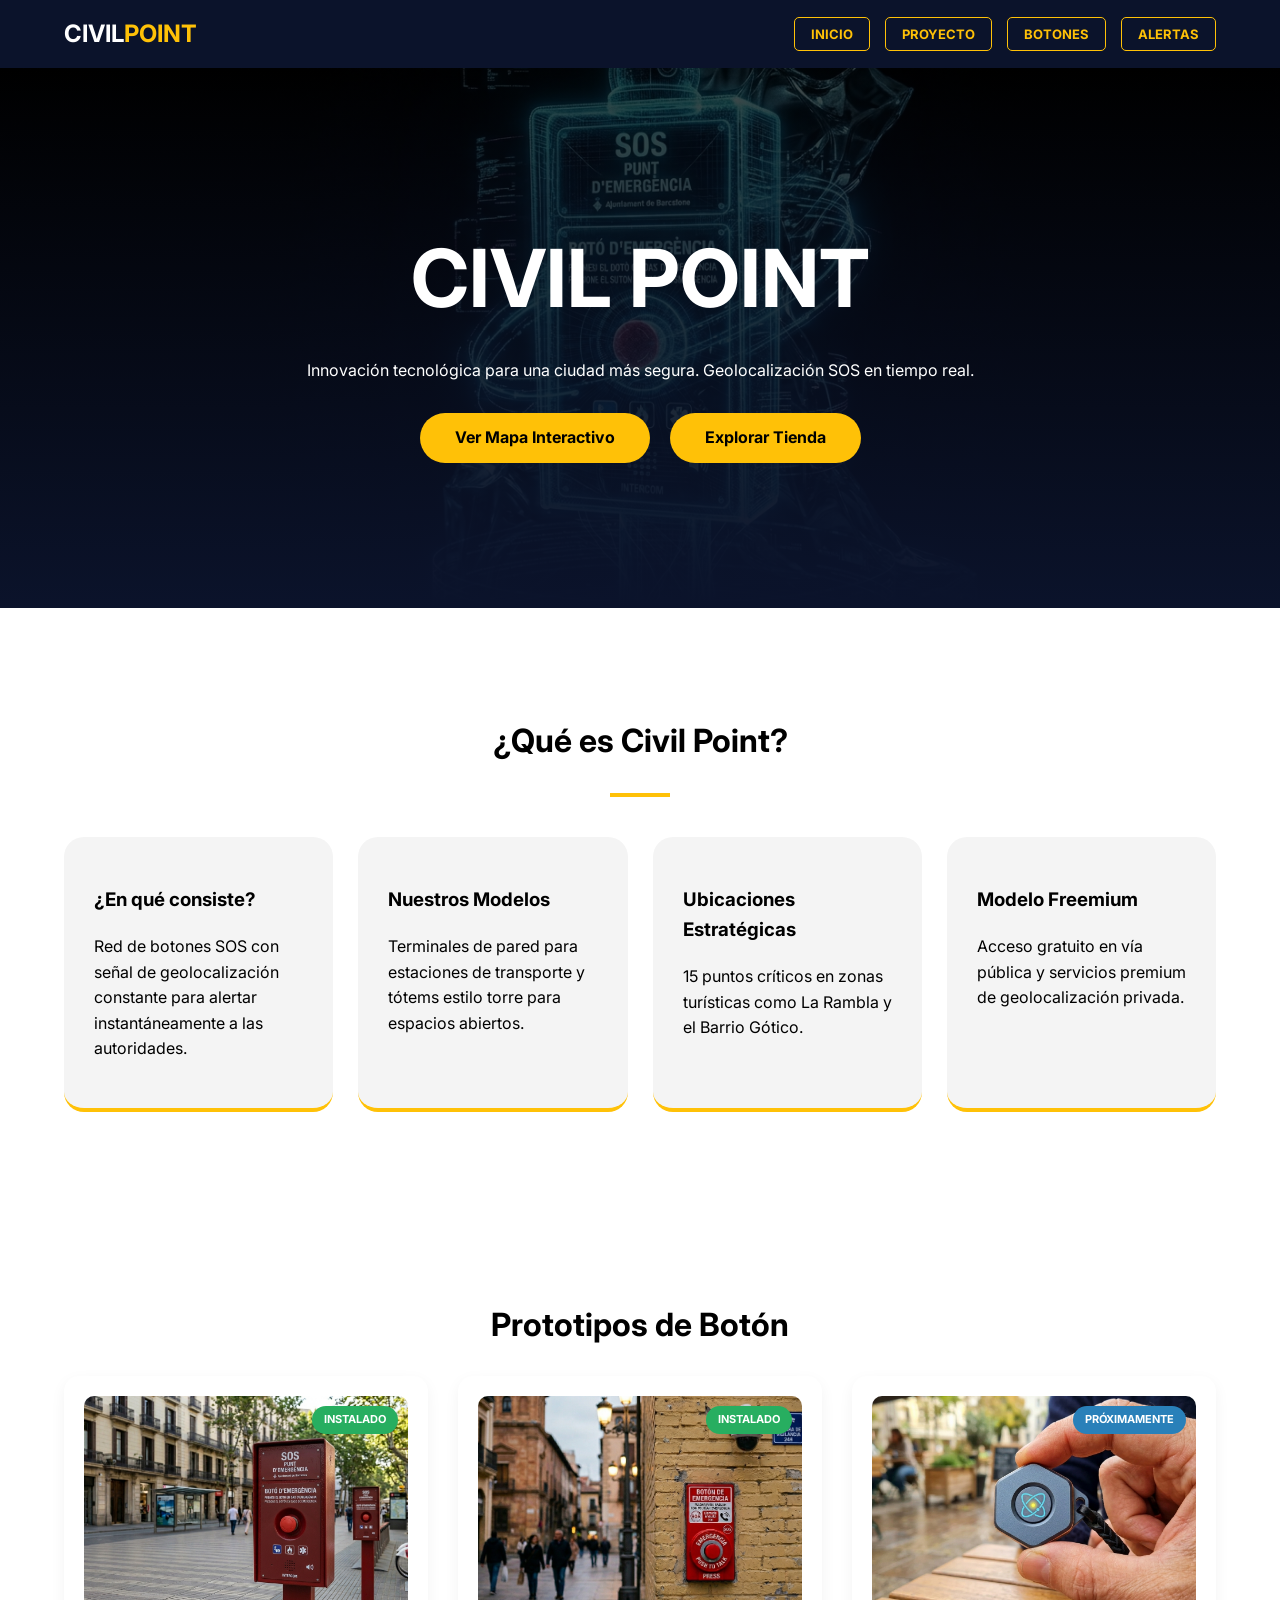
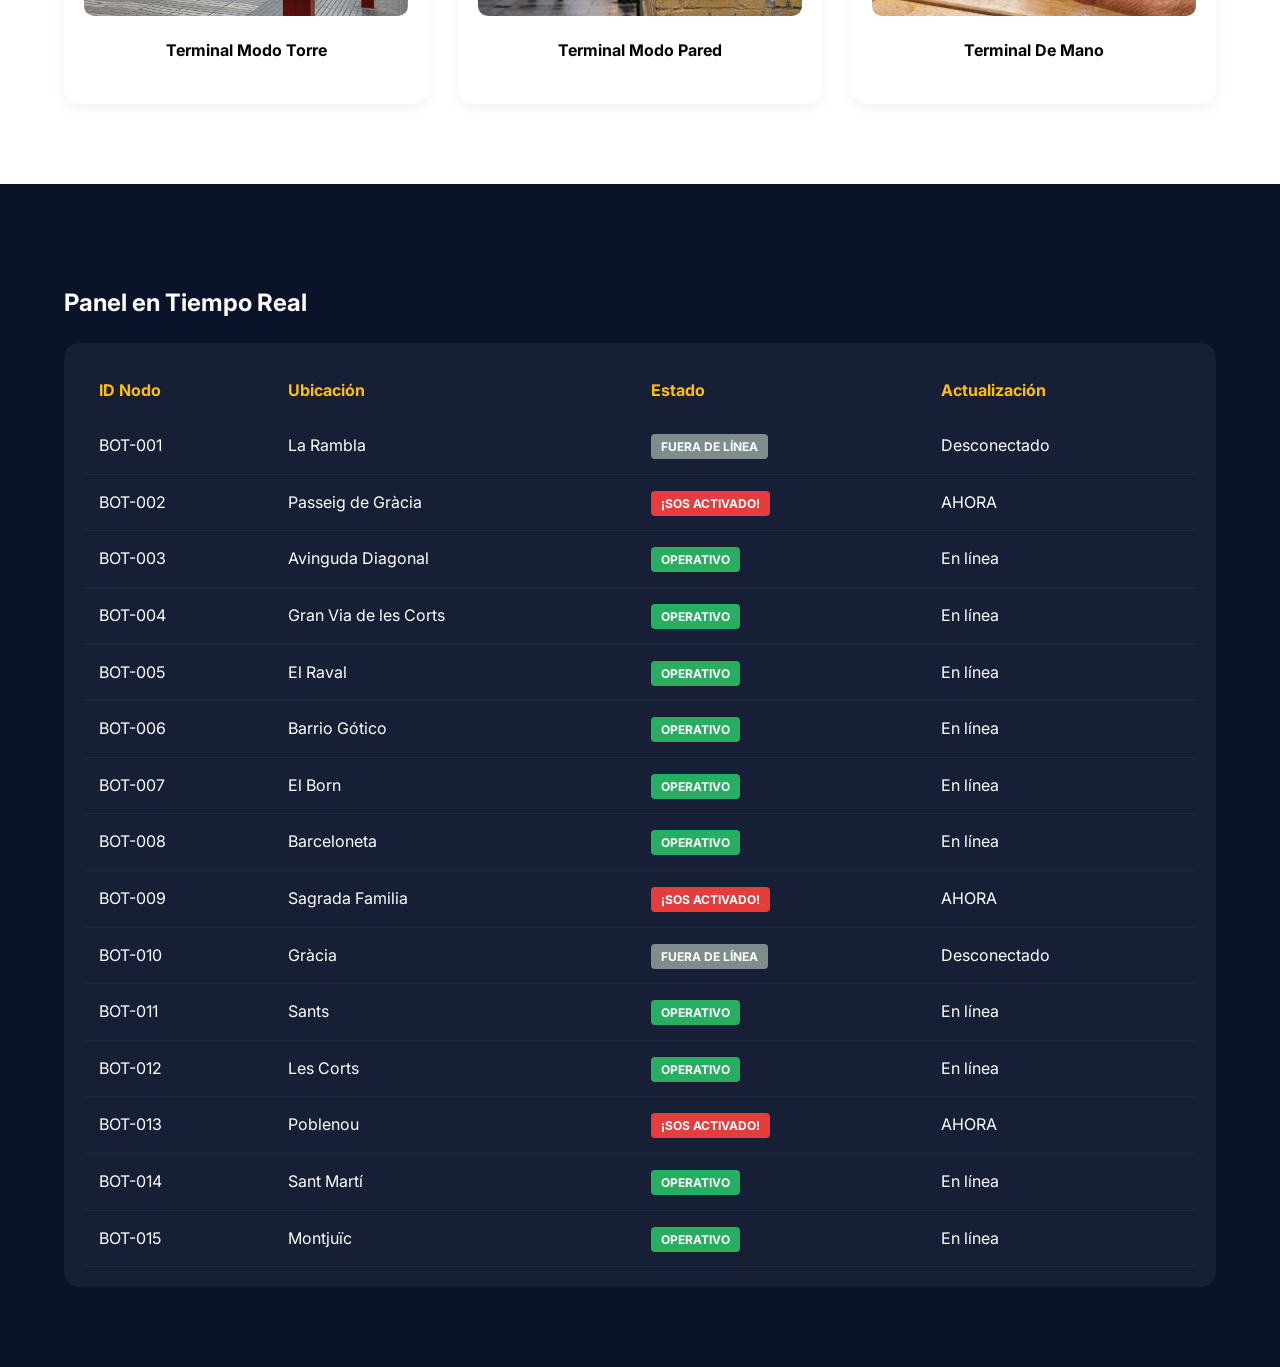
<file: index.html>
<!doctype html>
<html lang="es">
  <head>
    <meta charset="UTF-8" />
    <meta name="viewport" content="width=device-width, initial-scale=1.0" />
    <title>Civil Point | Seguridad Urbana</title>
    <link
      href="https://fonts.googleapis.com/css2?family=Inter:wght@300;400;700&display=swap"
      rel="stylesheet"
    />
    <link rel="stylesheet" href="style.css" />
  </head>
  <body>
    <nav class="menu-superior">
      <div class="nombre-web">CIVIL<span>POINT</span></div>
      <ul class="enlaces-navegacion">
        <li><a href="#inicio">Inicio</a></li>
        <li><a href="#proyecto">Proyecto</a></li>
        <li><a href="#tecnico">Botones</a></li>
        <li><a href="#monitoreo" class="nav-destacado">Alertas</a></li>
      </ul>
    </nav>

    <header id="inicio" class="portada">
      <div class="contenido-portada">
        <h1>CIVIL POINT</h1>
        <p>
          Innovación tecnológica para una ciudad más segura. Geolocalización SOS
          en tiempo real.
        </p>
        <div class="botones-principales">
          <a href="mapa/index.html" class="boton-accion"
            >Ver Mapa Interactivo</a
          >
          <a href="tienda/tienda.html" class="boton-accion">Explorar Tienda</a>
        </div>
      </div>
    </header>

    <section id="proyecto" class="seccion-relleno">
      <div class="contenedor">
        <h2 class="titulo-seccion">¿Qué es Civil Point?</h2>
        <div class="separador"></div>
        <div class="cuadricula-tarjetas">
          <div class="tarjeta-informacion">
            <h3>¿En qué consiste?</h3>
            <p>
              Red de botones SOS con señal de geolocalización constante para
              alertar instantáneamente a las autoridades.
            </p>
          </div>
          <div class="tarjeta-informacion">
            <h3>Nuestros Modelos</h3>
            <p>
              Terminales de pared para estaciones de transporte y tótems estilo
              torre para espacios abiertos.
            </p>
          </div>
          <div class="tarjeta-informacion">
            <h3>Ubicaciones Estratégicas</h3>
            <p>
              15 puntos críticos en zonas turísticas como La Rambla y el Barrio
              Gótico.
            </p>
          </div>
          <div class="tarjeta-informacion">
            <h3>Modelo Freemium</h3>
            <p>
              Acceso gratuito en vía pública y servicios premium de
              geolocalización privada.
            </p>
          </div>
        </div>
      </div>
    </section>

    <section id="tecnico" class="seccion-relleno fondo-gris">
      <div class="contenedor">
        <h2 class="titulo-seccion">Prototipos de Botón</h2>
        <div class="cuadricula-estadisticas">
          <div class="tarjeta-estadistica">
            <span class="etiqueta etiqueta-verde">INSTALADO</span>
            <div class="contenedor-imagen">
              <img src="images/boton-pie.png" alt="boton torre" />
            </div>
            <h4>Terminal Modo Torre</h4>
          </div>
          <div class="tarjeta-estadistica">
            <span class="etiqueta etiqueta-verde">INSTALADO</span>
            <div class="contenedor-imagen">
              <img src="images/boton-pared.png" alt="boton pared" />
            </div>
            <h4>Terminal Modo Pared</h4>
          </div>
          <div class="tarjeta-estadistica">
            <span class="etiqueta etiqueta-azul">PRÓXIMAMENTE</span>
            <div class="contenedor-imagen">
              <img src="images/boton-mano.png" alt="boton mano" />
            </div>
            <h4>Terminal De Mano</h4>
          </div>
        </div>
      </div>
    </section>

    <section id="monitoreo" class="seccion-relleno fondo-oscuro">
      <div class="contenedor">
        <h2>Panel en Tiempo Real</h2>
        <div class="caja-tabla">
          <table class="tabla-datos">
            <thead>
              <tr>
                <th>ID Nodo</th>
                <th>Ubicación</th>
                <th>Estado</th>
                <th>Actualización</th>
              </tr>
            </thead>
            <tbody id="tabla-cuerpo"></tbody>
          </table>
        </div>
      </div>
    </section>

    <script src="script.js"></script>
  </body>
</html>
</file>
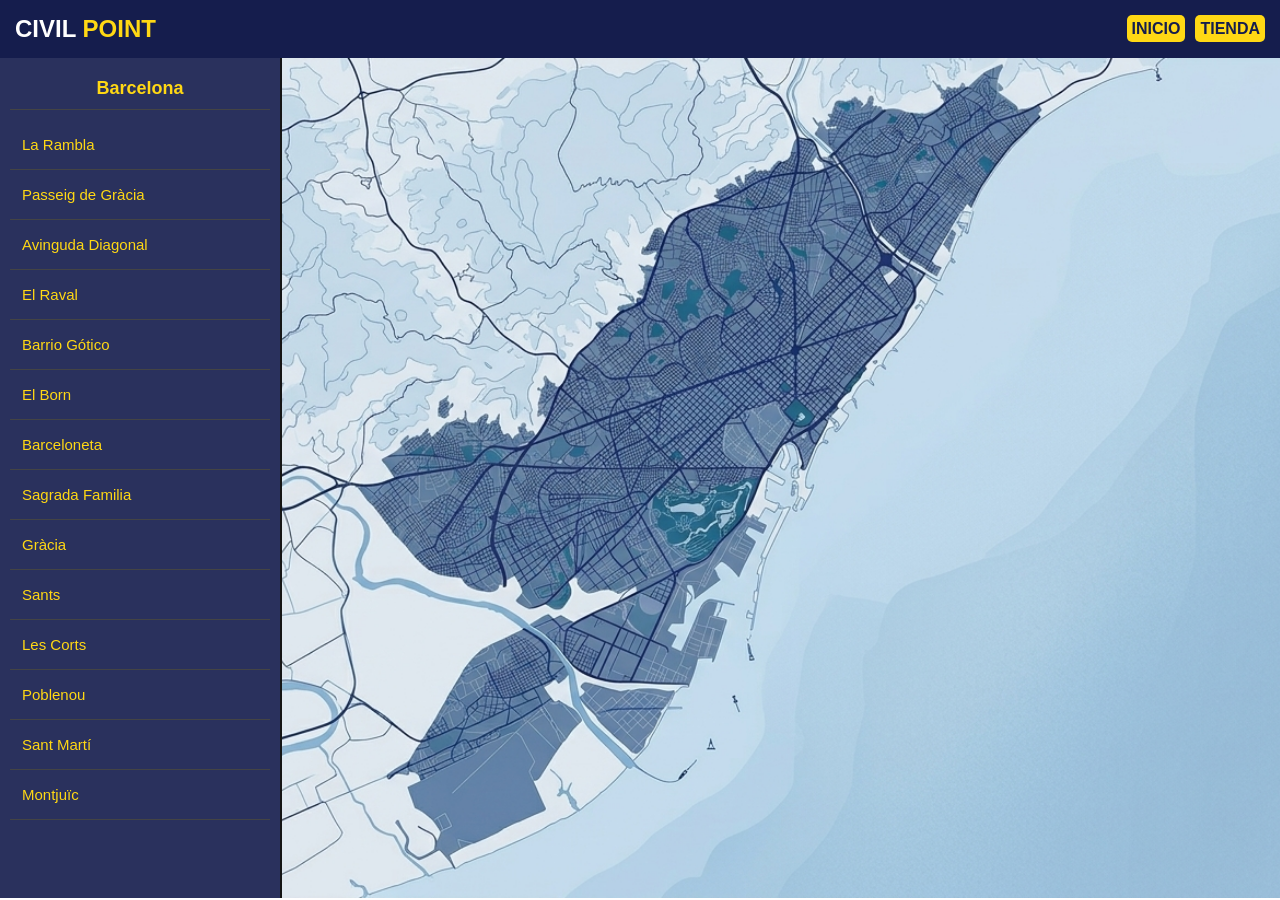
<file: mapa/index.html>
<!DOCTYPE html>
<html lang="es">
<head>
  <meta charset="UTF-8">
  <title>Civil Point</title>
  <link rel="stylesheet" href="styles.css">
</head>

<body>

  <!-- NAVBAR -->
  <nav class="menu-superior">
    <div class="nombre-web">CIVIL <span>POINT</span></div>

    <ul class="enlaces-nav">
      <li><a href="../index.html">INICIO</a></li>
      <li><a href="../tienda/tienda.html">TIENDA</a></li>
    </ul>
  </nav>

  <!-- CONTENIDO PRINCIPAL -->
  <div class="contenedor">

    <!-- MENÚ LATERAL -->
    <div class="menu">
      <h2>Barcelona</h2>

      <div class="calle" data-zona="rambla">La Rambla</div>
      <div class="calle" data-zona="passeigdegracia">Passeig de Gràcia</div>
      <div class="calle" data-zona="diagonal">Avinguda Diagonal</div>
      <div class="calle" data-zona="raval">El Raval</div>
      <div class="calle" data-zona="gotico">Barrio Gótico</div>
      <div class="calle" data-zona="born">El Born</div>
      <div class="calle" data-zona="barceloneta">Barceloneta</div>
      <div class="calle" data-zona="sagrada">Sagrada Familia</div>
      <div class="calle" data-zona="gracia">Gràcia</div>
      <div class="calle" data-zona="sants">Sants</div>
      <div class="calle" data-zona="lescorts">Les Corts</div>
      <div class="calle" data-zona="poblenou">Poblenou</div>
      <div class="calle" data-zona="santmarti">Sant Martí</div>
      <div class="calle" data-zona="montjuic">Montjuïc</div>
    </div>

    <!-- MAPA -->
    <div class="mapa"></div>

  </div>

  <!-- MODAL -->
  <div class="fondo-modal oculto" id="fondo"></div>

  <div class="info oculto" id="panelInfo">
    <button id="cerrar">✖</button>
    <div id="contenido"></div>
  </div>

  <script src="script.js"></script>

</body>
</html>
</file>
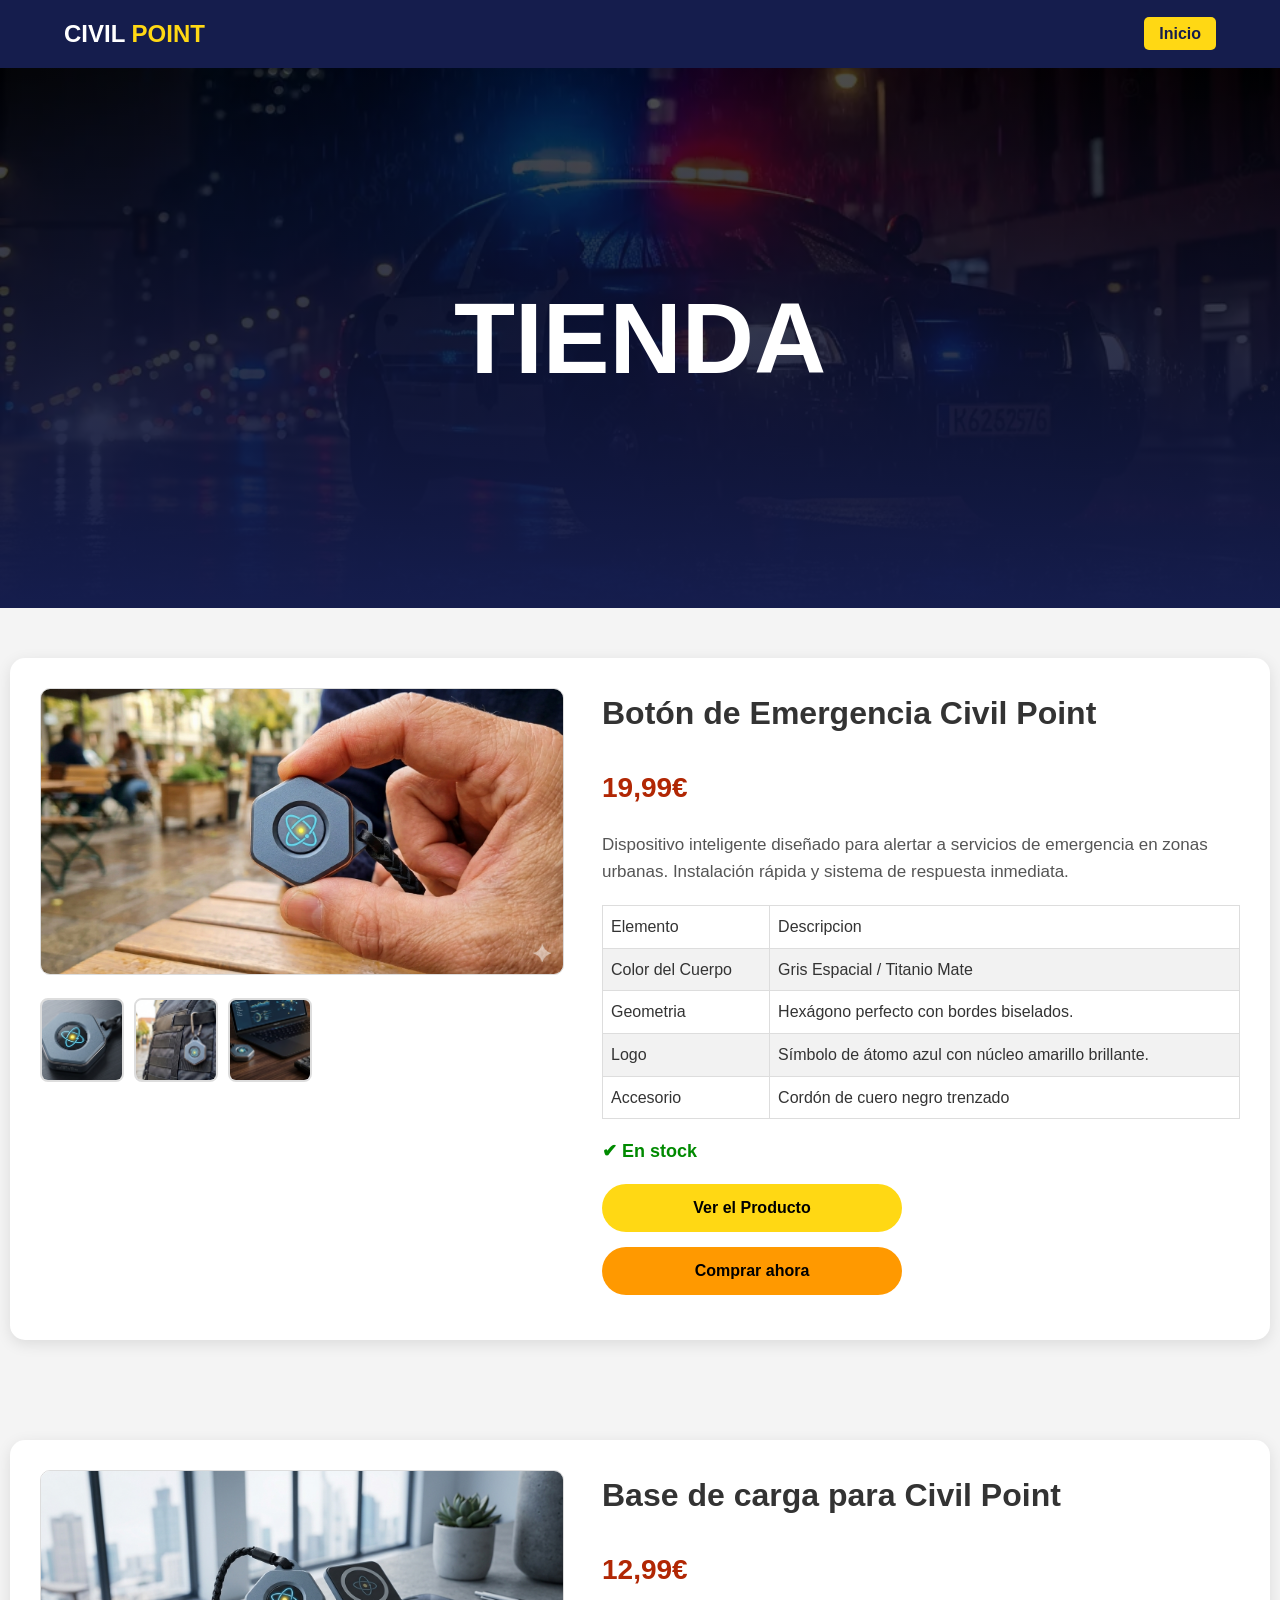
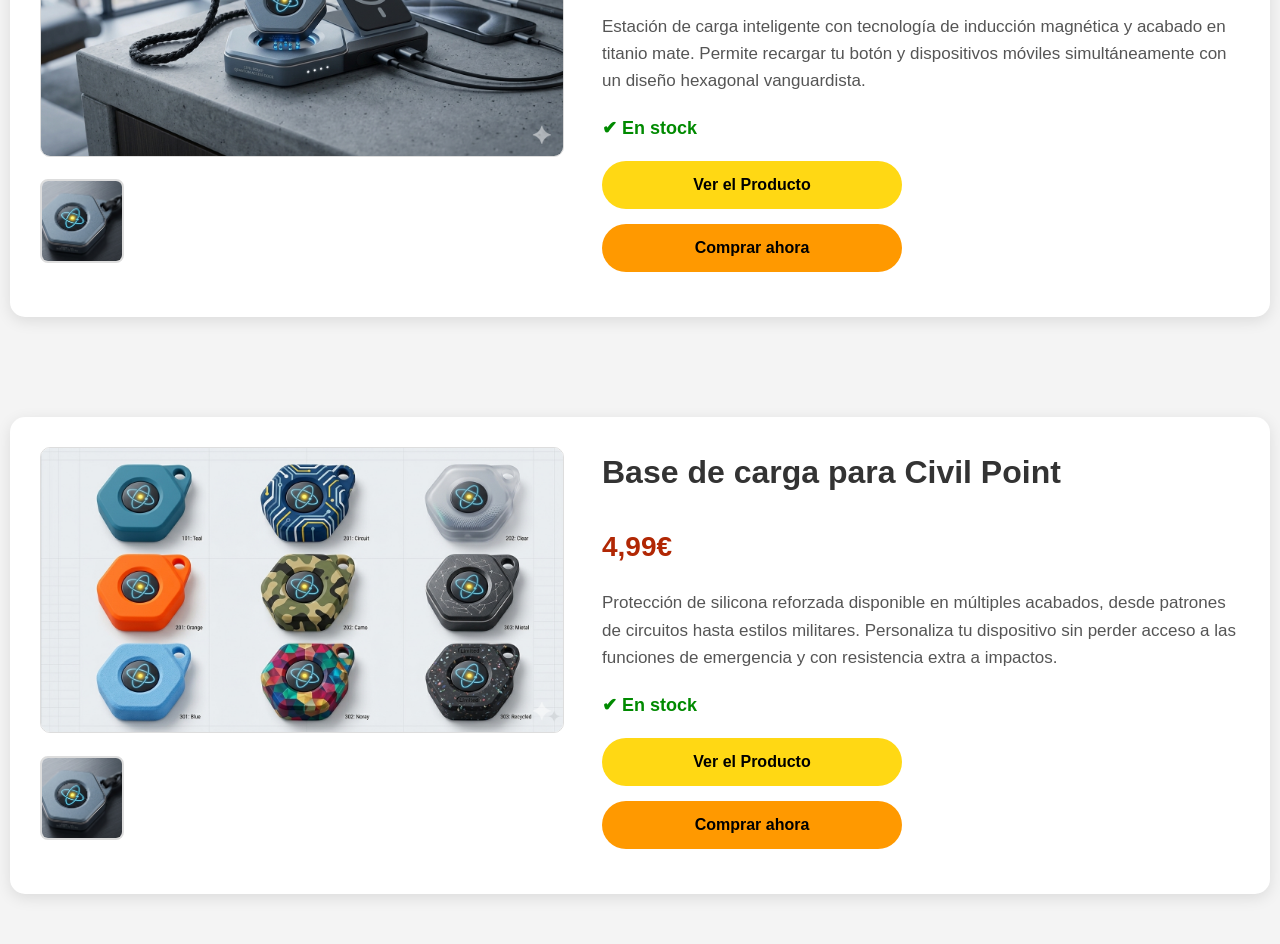
<file: tienda/tienda.html>
<!doctype html>
<html lang="es">
  <head>
    <meta charset="UTF-8" />
    <meta name="viewport" content="width=device-width, initial-scale=1.0" />
    <title>Civil Point - Servicio Privado</title>
    <link rel="stylesheet" href="tienda.css" />
  </head>
  <body>
    <nav class="menu-superior">
      <div class="nombre-web">CIVIL <span> POINT</span></div>
      <ul class="enlaces-nav">
        <li><a href="../index.html" class="boton-nav">Inicio</a></li>
      </ul>
    </nav>

    <header id="inicio" class="portada">
      <div class="contenido-portada">
        <h1>TIENDA</h1>
      </div>
    </header>

    <section class="seccion-producto">
      <div class="producto-container">
        <div class="imagenes">
          <img
            id="imgPrincipal"
            src="../images/boton-mano.png"
            alt="Producto Principal"
          />

          <div class="miniaturas">
            <img src="images/mesa.png" alt="Vista mesa" onclick="cambiarImg(this)" />
            <img
              src="images/mochila.png"
              alt="Vista mochila"
              onclick="cambiarImg(this)"
            />
            <img
              src="images/ordenador.png"
              alt="Vista ordenador"
              onclick="cambiarImg(this)"
            />
          </div>
        </div>

        <div class="info-producto">
          <h1>Botón de Emergencia Civil Point</h1>
          <p class="precio">19,99€</p>
          <p class="descripcion">
            Dispositivo inteligente diseñado para alertar a servicios de
            emergencia en zonas urbanas. Instalación rápida y sistema de
            respuesta inmediata.
          </p>
          <table border="1">
            <tr>
              <td>Elemento</td>
              <td>Descripcion</td>
            </tr>
            <tr>
              <td>Color del Cuerpo</td>
              <td>Gris Espacial / Titanio Mate</td>
            </tr>
            <tr>
              <td>Geometria</td>
              <td>Hexágono perfecto con bordes biselados.</td>
            </tr>
            <tr>
              <td>Logo</td>
              <td>Símbolo de átomo azul con núcleo amarillo brillante.</td>
            </tr>
            <tr>
              <td>Accesorio</td>
              <td>Cordón de cuero negro trenzado</td>
            </tr>
          </table>
          <p class="stock">✔ En stock</p>

          <div class="acciones">
            <button class="btn-comprar">Ver el Producto</button>
            <button class="btn-comprar ahora">Comprar ahora</button>
          </div>
        </div>
      </div>
    </section>

    <section class="seccion-producto">
      <div class="producto-container">
        <div class="imagenes">
          <img
            id="imgPrincipal"
            src="images/carga.png"
            alt="Producto Principal"
          />

          <div class="miniaturas">
            <img src="images/mesa.png" alt="Vista mesa" onclick="cambiarImg(this)" />
          </div>
        </div>

        <div class="info-producto">
          <h1>Base de carga para Civil Point</h1>
          <p class="precio">12,99€</p>
          <p class="descripcion">
            Estación de carga inteligente con tecnología de inducción magnética y acabado en titanio mate. Permite recargar tu botón y dispositivos móviles simultáneamente con un diseño hexagonal vanguardista.
          </p>
          <p class="stock">✔ En stock</p>

          <div class="acciones">
            <button class="btn-comprar">Ver el Producto</button>
            <button class="btn-comprar ahora">Comprar ahora</button>
          </div>
        </div>
      </div>
    </section>

    <section class="seccion-producto">
      <div class="producto-container">
        <div class="imagenes">
          <img
            id="imgPrincipal"
            src="images/fundas.png"
            alt="Producto Principal"
          />

          <div class="miniaturas">
            <img src="images/mesa.png" alt="Vista mesa" onclick="cambiarImg(this)" />
          </div>
        </div>

        <div class="info-producto">
          <h1>Base de carga para Civil Point</h1>
          <p class="precio">4,99€</p>
          <p class="descripcion">
            Protección de silicona reforzada disponible en múltiples acabados, desde patrones de circuitos hasta estilos militares. Personaliza tu dispositivo sin perder acceso a las funciones de emergencia y con resistencia extra a impactos.
          </p>
          <p class="stock">✔ En stock</p>

          <div class="acciones">
            <button class="btn-comprar">Ver el Producto</button>
            <button class="btn-comprar ahora">Comprar ahora</button>
          </div>
        </div>
      </div>
    </section>

    <script>
      function cambiarImg(img) {
        document.getElementById("imgPrincipal").src = img.src;
      }
    </script>
  </body>
</html>
</file>
<file: style.css>
:root {
    --azul-oscuro: #0B132B;
    --amarillo-pro: #FFC107;
    --blanco: #ffffff;
    --gris-claro: #f4f4f4;
}

body {
    font-family: 'Inter', sans-serif;
    line-height: 1.6;
    margin: 0;
    background-color: var(--blanco);
}

.menu-superior {
    background: var(--azul-oscuro);
    padding: 15px 5%;
    display: flex;
    justify-content: space-between;
    align-items: center;
    position: sticky;
    top: 0;
    z-index: 1000;
}

.nombre-web {
    color: var(--blanco);
    font-size: 24px;
    font-weight: bold;
}

.nombre-web span { 
    color: var(--amarillo-pro); 
}

.enlaces-navegacion {
    display: flex;
    list-style: none;
    margin: 0;
    gap: 15px;
}

.enlaces-navegacion a {
    color: var(--amarillo-pro);
    text-decoration: none;
    font-size: 13px;
    font-weight: bold;
    text-transform: uppercase;
    border: 1px solid var(--amarillo-pro);
    padding: 8px 16px;
    border-radius: 5px;
    transition: 0.3s;
}

.enlaces-navegacion a:hover {
    background: var(--amarillo-pro);
    color: #000;
}

.portada {
    height: 60vh;
    background: linear-gradient(rgba(0,0,0,0.7), var(--azul-oscuro)), url("images/punto.png");
    background-size: cover;
    background-position: center;
    display: flex;
    align-items: center;
    justify-content: center;
    color: #fff;
    text-align: center;
}

.portada h1 { font-size: 80px; margin: 0; }

.botones-principales {
    display: flex;
    justify-content: center;
    gap: 20px;
    margin-top: 30px;
}

.boton-accion {
    background: var(--amarillo-pro);
    color: #000;
    padding: 12px 35px;
    text-decoration: none;
    border-radius: 50px;
    font-weight: bold;
    transition: 0.3s;
}

.boton-accion:hover {
    transform: translateY(-3px);
    box-shadow: 0 5px 15px rgba(255, 193, 7, 0.4);
}

.seccion-relleno { 
    padding: 80px 0; 
}
.contenedor { 
    width: 90%; 
    max-width: 1200px; 
    margin: 0 auto; 
}

.titulo-seccion { 
    text-align: center; 
    font-size: 32px; 
}

.separador { 
    width: 60px; 
    height: 4px; 
    background: var(--amarillo-pro); 
    margin: 0 auto 40px; 
}

.cuadricula-tarjetas {
    display: grid;
    grid-template-columns: repeat(auto-fit, minmax(250px, 1fr));
    gap: 25px;
}

.tarjeta-informacion {
    background: var(--gris-claro);
    padding: 30px;
    border-radius: 20px;
    border-bottom: 4px solid var(--amarillo-pro);
}

.fondo-oscuro { 
    background: var(--azul-oscuro); 
    color: #fff; 
}

.caja-tabla { 
    background: rgba(255,255,255,0.05); 
    padding: 20px; 
    border-radius: 15px; 
}

.tabla-datos { 
    width: 100%; 
    border-collapse: collapse; 
}

.tabla-datos th { 
    color: var(--amarillo-pro); 
    text-align: left; 
    padding: 15px; 
}

    .tabla-datos td { 
    padding: 15px; 
    border-bottom: 1px solid rgba(255,255,255,0.05); 
}

.estado-visual { 
    padding: 5px 10px; 
    border-radius: 4px; 
    font-size: 12px; 
    font-weight: bold; 
}

.conectado { 
    background: #27ae60; 
    color: white; 
}
.desconectado { 
    background: #7f8c8d; 
    color: white; 
}
.error-critico { 
    background: #e73c3c; 
    color: white; 
    animation: parpadeo 1s infinite; 
}

@keyframes parpadeo { 0%, 100% { opacity: 1; } 50% { opacity: 0.5; } }

.cuadricula-estadisticas { 
    display: grid; 
    grid-template-columns: repeat(auto-fit, minmax(280px, 1fr)); 
    gap: 30px; 
}

.tarjeta-estadistica { 
    background: #fff; 
    padding: 20px; 
    border-radius: 15px; 
    text-align: center; 
    position: relative; 
    box-shadow: 0 5px 15px rgba(0,0,0,0.05); 
}

.contenedor-imagen { 
    height: 220px; 
    overflow: hidden; 
    border-radius: 10px; 
    margin-bottom: 15px; 
}

.contenedor-imagen img { 
    width: 100%; 
    height: 100%; 
    object-fit: cover; 
}

.etiqueta { 
    position: absolute; 
    top: 30px; 
    right: 30px; 
    padding: 5px 12px; 
    border-radius: 20px; 
    font-size: 11px; 
    font-weight: bold; 
    color: white; 
}

.etiqueta-verde { 
    background: #27ae60; 
}

.etiqueta-azul { 
    background: #2980b9; 
}
</file>
<file: mapa/styles.css>
body {
  margin: 0;
  font-family: Arial, sans-serif;
  overflow: hidden;
}

/* NAVBAR */
.menu-superior {
  background: #151d4d;
  color: #fff;
  display: flex;
  justify-content: space-between;
  align-items: center;
  padding: 15px;
  position: sticky;
  top: 0;
  z-index: 4001;
}

.nombre-web {
  font-size: 24px;
  font-weight: bold;
}

.nombre-web span {
  color: #ffd814;
}

.enlaces-nav {
  display: flex;
  list-style: none;
  margin: 0;
  padding: 0;
}

.enlaces-nav li {
  margin-left: 10px;
}

.enlaces-nav a {
  color: #151d4d;
  text-decoration: none;
  font-weight: bolder;
  background-color: #ffd814;
  border-radius: 5px;
  padding: 5px;
}

.enlaces-nav li a:hover {
    background-color: #ff8800;
}
.enlaces-nav li:hover {
    transform: scale(1.2);
}
.enlaces-nav li:hover {
    transition-duration: 500ms;
}

/* CONTENEDOR */
.contenedor {
  display: flex;
  height: calc(100vh - 60px);
}

/* MENÚ LATERAL */
.menu {
  width: 260px;
  background: #151d4de8;
  color: #ffd814;
  padding: 10px;
  overflow-y: auto;
  border-right: 2px solid #151515;
  z-index: 4001;
}

/* TITULO MENÚ */
.menu h2 {
  margin: 10px 0;
  text-align: center;
  font-size: 18px;
  border-bottom: 1px solid #444;
  padding-bottom: 10px;
}

/* CALLES (MEJORADO VISUALMENTE) */
.calle {
  padding: 16px 12px;
  border-bottom: 1px solid #444;
  cursor: pointer;
  transition: all 0.2s ease;
  font-size: 15px;
  position: relative;
}

/* separador visual extra */
.calle::before {
  content: "";
  position: absolute;
  left: 0;
  top: 0;
  width: 4px;
  height: 100%;
  background: transparent;
  transition: 0.2s;
}

/* HOVER MÁS PRO */
.calle:hover {
  background: #3a3a3a;
  padding-left: 18px;
}

.calle:hover::before {
  background: #ffd814;
}

/* MAPA */
.mapa {
  flex: 1;
  background: url("images/bcn-sin.png") no-repeat center;
  background-size: cover;
}

/* FONDO MODAL */
.fondo-modal {
  position: fixed;
  width: 100%;
  height: 100%;
  background: rgba(0,0,0,0.5);
  top: 0;
  left: 0;
  z-index: 3000;
}

/* MODAL */
.info {
  width: 680px;
  background: #f4f4f4;
  padding: 20px;
  position: absolute;
  top: 50%;
  left: 50%;
  transform: translate(-50%,-50%);
  border-radius: 18px;
  box-shadow: 0 15px 40px rgba(0,0,0,0.35);
  z-index: 4000;
}

/* OCULTO */
.oculto {
  display: none;
}

/* BOTÓN CERRAR */
#cerrar {
  position: absolute;
  top: 10px;
  right: 10px;
  border: none;
  background: transparent;
  font-size: 18px;
  cursor: pointer;
}

/* ESTADOS */
.good { color: green; font-weight: bold; }
.mid { color: orange; font-weight: bold; }
.bad { color: red; font-weight: bold; }
</file>
<file: tienda/tienda.css>
body {
    font-family: "Arial", sans-serif;
    line-height: 1.6;
    color: #333;
    background: #f4f4f4;
    margin: 0;
    /* Eliminado el overflow: hidden para permitir el scroll */
    overflow-x: hidden; 
}

/* NAVBAR */
.menu-superior {
    background: #151d4d;
    color: #fff;
    display: flex;
    justify-content: space-between;
    align-items: center;
    padding: 15px 5%;
    position: sticky;
    top: 0;
    z-index: 4001;
}

.nombre-web {
    font-size: 24px;
    font-weight: bold;
}

.nombre-web span {
    color: #ffd814;
}

.enlaces-nav {
    display: flex;
    list-style: none;
    margin: 0;
    padding: 0;
}

.enlaces-nav a {
    color: #151d4d;
    text-decoration: none;
    font-weight: bolder;
    background-color: #ffd814;
    border-radius: 5px;
    padding: 8px 15px;
    transition: 0.3s;
}

.enlaces-nav li:hover {
    transform: scale(1.1);
}

.enlaces-nav a:hover {
    background-color: #ff8800;
}

/* PORTADA */
.portada {
    height: 60vh;
    background: linear-gradient(rgba(0, 0, 0, 0.7), #151d4d), url("images/poli.webp");
    background-size: cover;
    background-position: center;
    display: flex;
    align-items: center;
    justify-content: center;
    color: #fff;
    text-align: center;
}

.contenido-portada h1 {
    font-size: 100px;
    margin: 0;
}

/* CONTENEDOR PRODUCTO */
.seccion-producto {
    padding: 50px 0;
}

.producto-container {
    display: flex;
    max-width: 1200px;
    margin: 0 auto;
    padding: 30px;
    gap: 40px;
    background: #fff;
    border-radius: 15px;
    box-shadow: 0 4px 15px rgba(0,0,0,0.1);
}

/* IMÁGENES */
.imagenes {
    width: 45%;
}

#imgPrincipal {
    width: 100%;
    height: auto;
    border: 1px solid #ddd;
    border-radius: 10px;
    object-fit: cover;
}

.miniaturas {
    display: flex;
    gap: 10px;
    margin-top: 15px;
}

.miniaturas img {
    width: 80px;
    height: 80px;
    cursor: pointer;
    border: 2px solid #ddd;
    border-radius: 8px;
    object-fit: cover;
    transition: 0.2s;
}

.miniaturas img:hover {
    border: 2px solid #ffd814;
}

/* INFO PRODUCTO */
.info-producto {
    width: 55%;
}

.info-producto h1 {
    font-size: 32px;
    margin-top: 0;
}

.precio {
    font-size: 28px;
    color: #b12704;
    font-weight: bold;
    margin: 10px 0;
}

.descripcion {
    margin: 20px 0;
    font-size: 17px;
    color: #555;
}

.stock {
    color: #008a00;
    font-weight: bold;
    font-size: 18px;
}

/* BOTONES */
.btn-comprar {
    display: block;
    width: 100%;
    max-width: 300px;
    padding: 15px;
    margin: 15px 0;
    border: none;
    border-radius: 25px;
    background-color: #ffd814;
    cursor: pointer;
    font-weight: bold;
    font-size: 16px;
    transition: 0.2s;
}

.btn-comprar:hover {
    background-color: #f7ca00;
}

.ahora {
    background-color: #ff9900;
}

.ahora:hover {
    background-color: #e68a00;
}

/* RESPONSIVE (Móviles) */
@media (max-width: 768px) {
    .producto-container {
        flex-direction: column;
        padding: 15px;
    }
    .imagenes, .info-producto {
        width: 100%;
    }
    .portada {
        height: 40vh;
    }
}

table {
  width: 100%;
  border-collapse: collapse; /* Une los bordes en una sola línea */
}

td, th {
  border: 1px solid #dddddd;
  text-align: left;
  padding: 8px;
}

tr:nth-child(even) {
  background-color: #f2f2f2; /* Color gris para filas pares */
}
</file>
